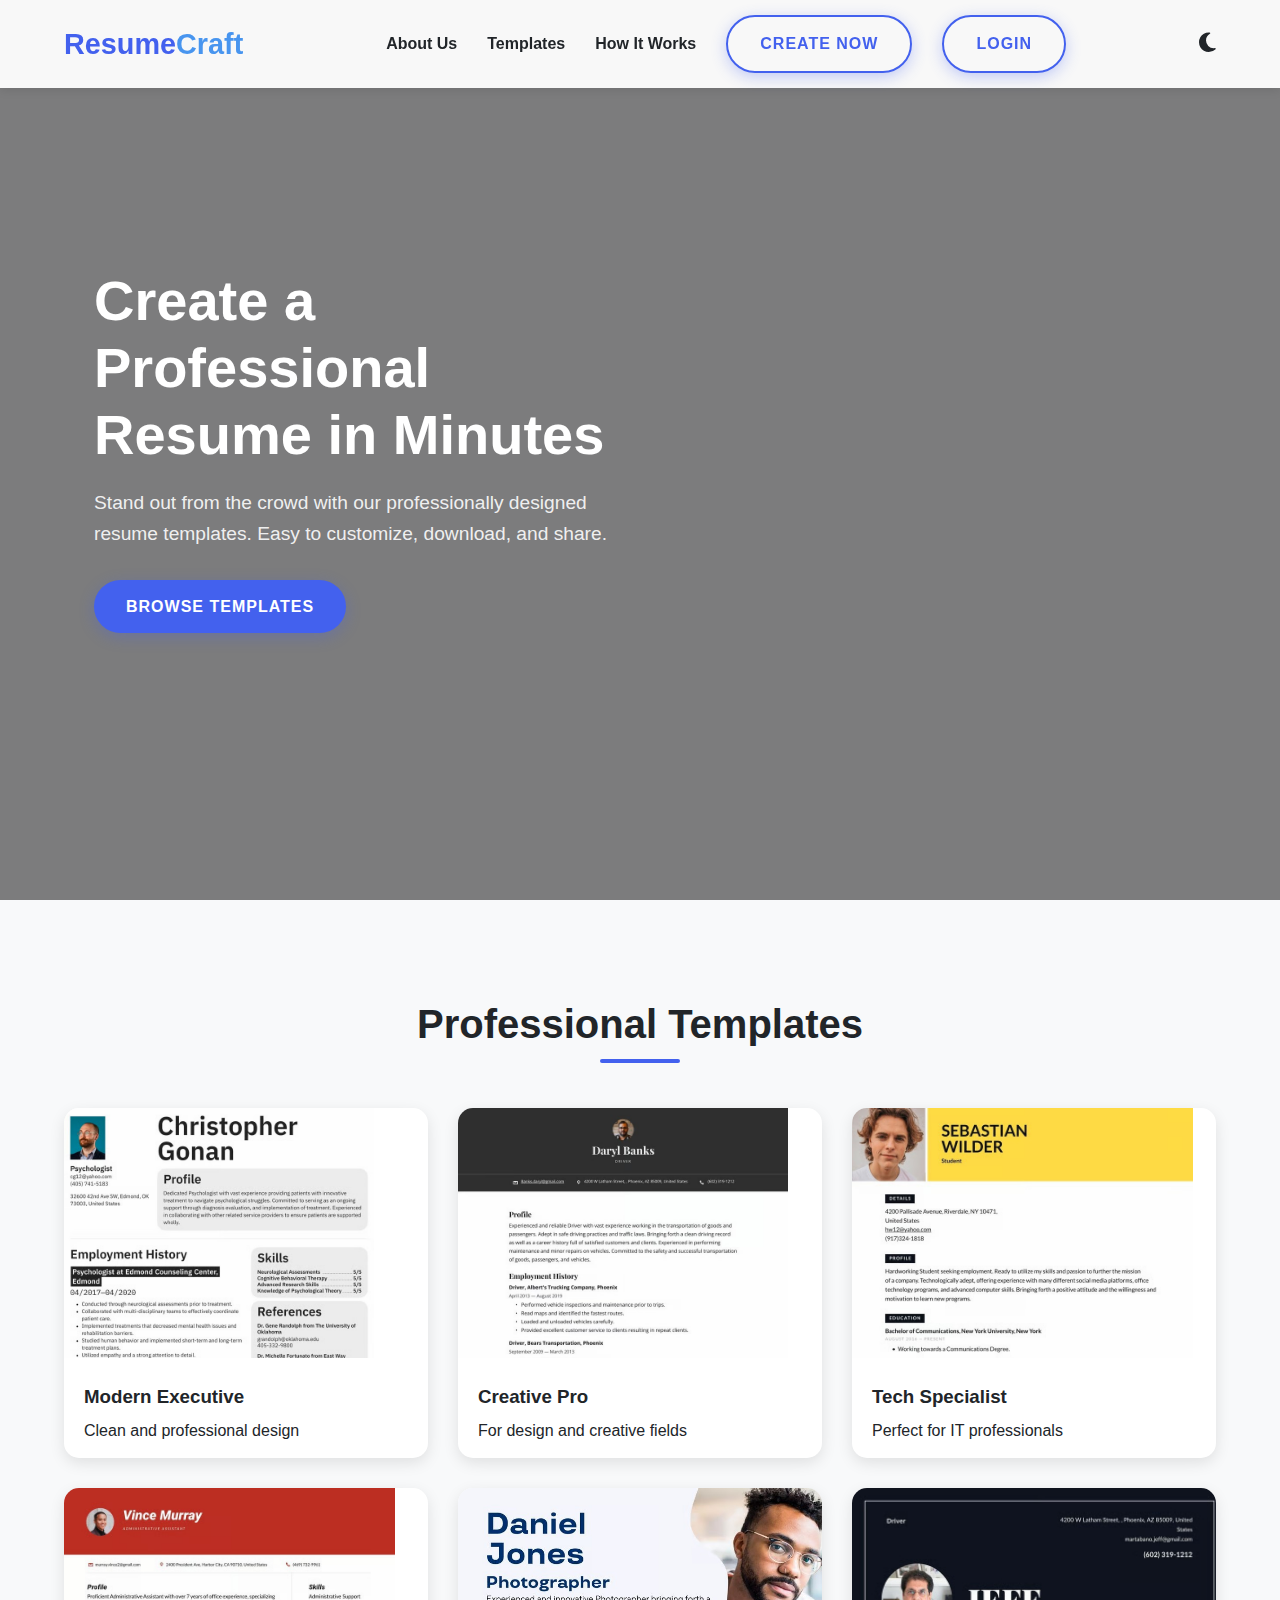
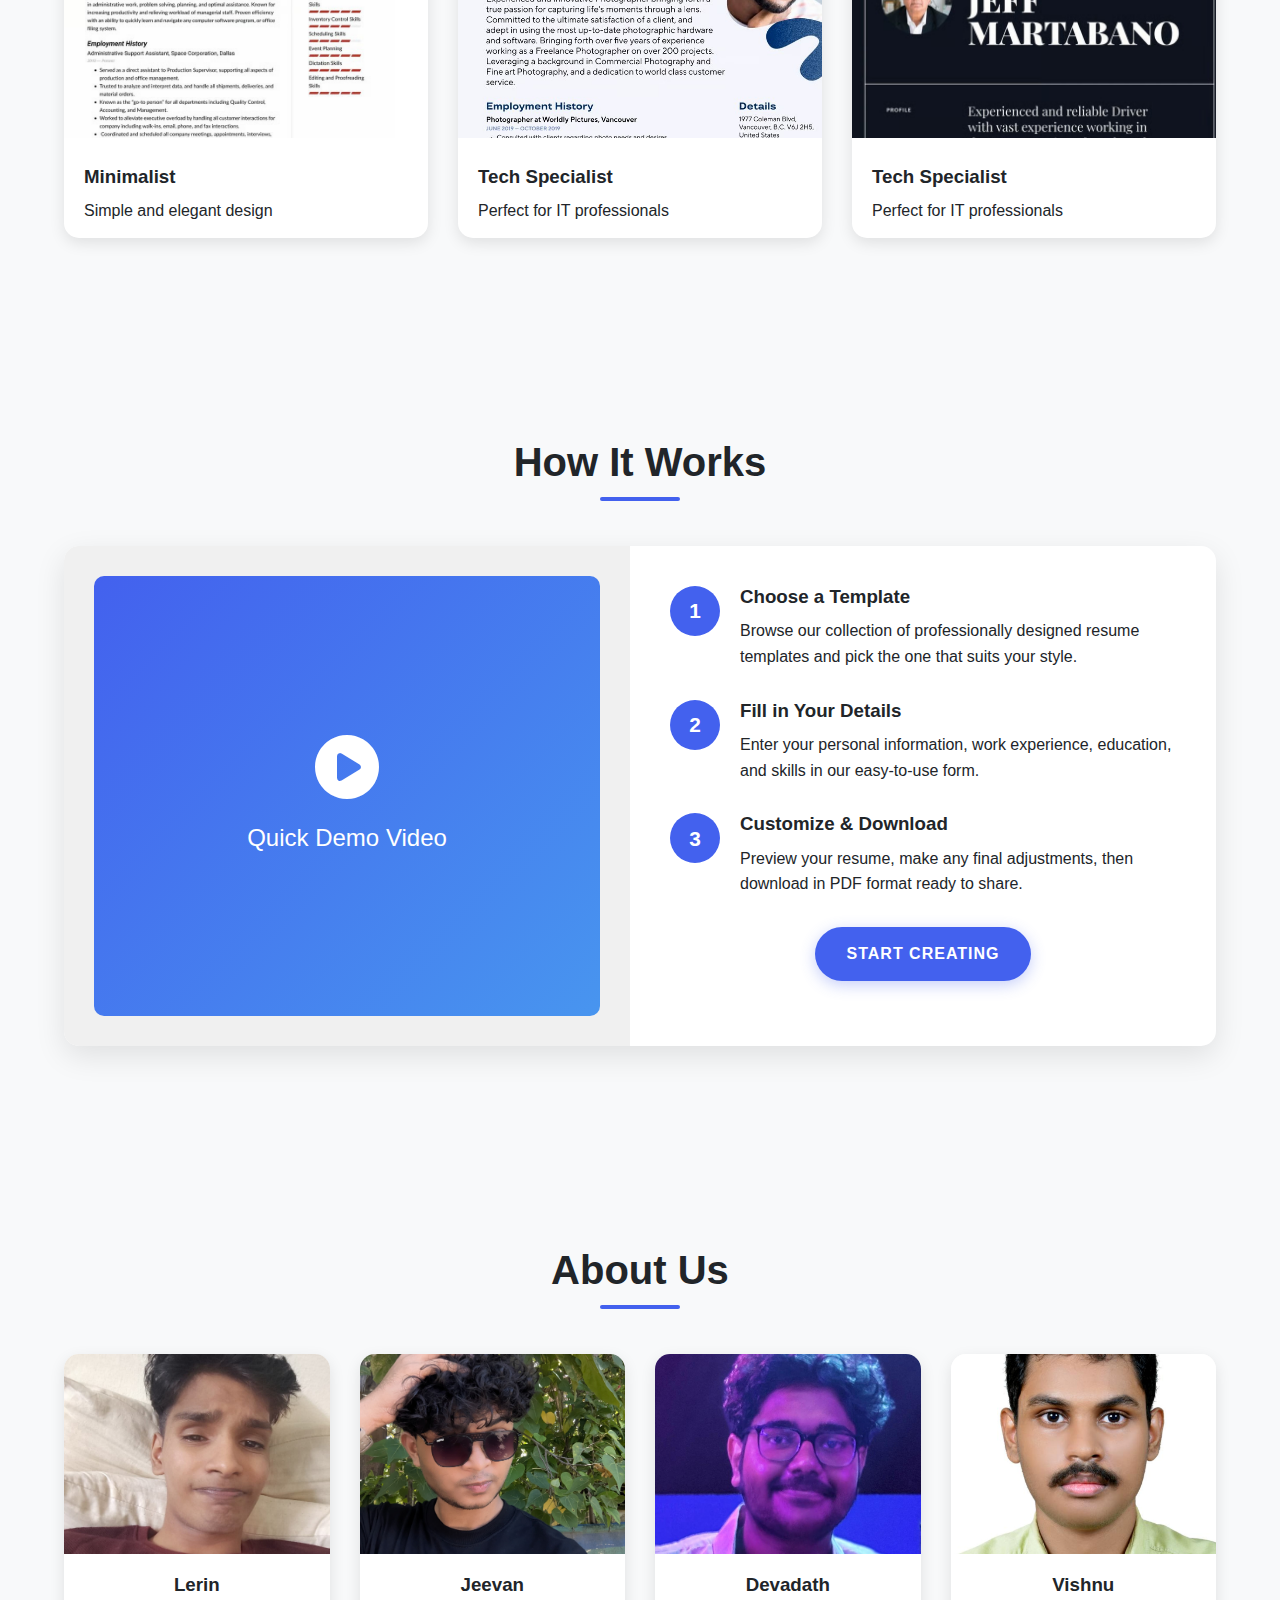
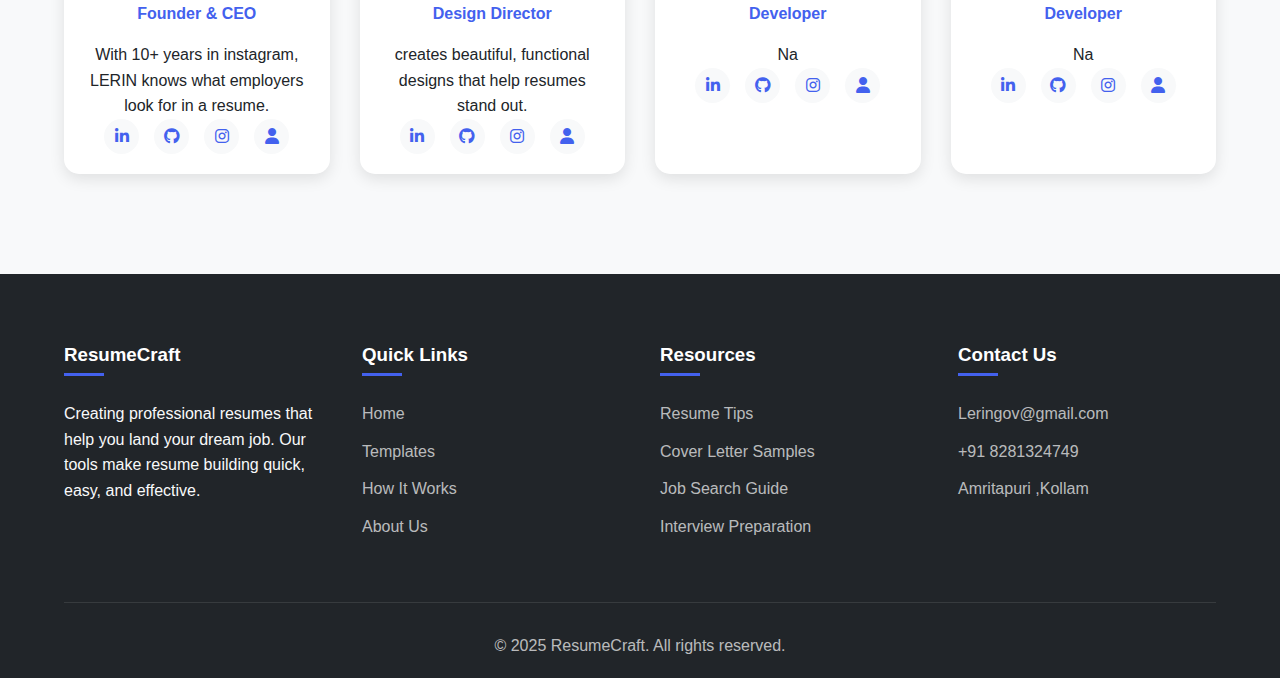
<file: index.html>
<!DOCTYPE html>
<html lang="en">
<head>
    <meta charset="UTF-8">
    <meta name="viewport" content="width=device-width, initial-scale=1.0">
    <title>ResumeCraft | Professional Resume Generator</title>
    <link rel="stylesheet" href="https://cdnjs.cloudflare.com/ajax/libs/font-awesome/6.4.0/css/all.min.css">
    <link rel="stylesheet" href="css/style.css">

   
</head>
<body>
    <!-- Header -->
    <header>
        <div class="container header-container">
            <a href="#home" class="logo">Resume<span>Craft</span></a>  
           <nav>
 <ul id="navMenu">
        <li class="center-item"><a href="#about">About Us</a></li>
        <li class="center-item"><a href="#templates">Templates</a></li>
        <li class="center-item"><a href="#how-it-works">How It Works</a></li>
        <li><a href="#" class="btn btn-outline" id="createResumeBtn">Create Now</a></li>
        <li><a href="Login/login.html" target="_blank" class="btn btn-outline" id="loginbutton">Login</a></li>
    </ul>
</nav>

            
            <button class="theme-toggle" id="themeToggle">
                <i class="fas fa-moon"></i>
            </button>
            <button class="mobile-toggle" id="mobileToggle">
                <i class="fas fa-bars"></i>
            </button>
        </div>
    </header>

    <!-- Hero Section -->
    <section class="hero" id ="home">
        <video class="video-bg" autoplay muted loop>
        <source src="https://videos.pexels.com/video-files/5971450/5971450-sd_960_506_25fps.mp4" type="video/mp4">
          <!---  <source src="https://videocdn.cdnpk.net/videos/55174642-aa36-424c-a467-4ce082ed8aa1/horizontal/previews/clear/large.mp4?token=exp=1748981970~hmac=2a5ff92fc33e4e8706b6bf77690d2daace623f6ad892ebc51c55c2253ad77fd3" type="video/mp4"> -->

        </video>
        <div class="overlay"></div>
        <div class="container">
            <div class="hero-content">
                <h1>Create a Professional Resume in Minutes</h1>
                <p>Stand out from the crowd with our professionally designed resume templates. Easy to customize, download, and share.</p>
                <a href="#templates" class="btn">Browse Templates</a>
            </div>
        </div>
    </section>

    <!-- Templates  -->
    <section class="section" id="templates">
        <div class="container">
            <h2 class="section-title">Professional Templates</h2>
            <div class="templates-grid">

                <!-- Temp 1 -->
                <div class="template-card"><img src="Resource/temp1.jpeg" alt="Modern Executive Template Preview" class="template-img">
                    <div class="template-overlay">
                        <button class="btn">Preview Template</button>
                    </div>
                    <div class="template-info">
                        <h3>Modern Executive</h3>
                        <p>Clean and professional design</p>
                    </div>
                </div>

                
                <!-- Temp 2 -->
                                <div class="template-card"><img src="Resource/temp2.jpeg" alt="Modern Executive Template Preview" class="template-img">
                    <div class="template-overlay">
                        <button class="btn">Preview Template</button>
                    </div>
                    <div class="template-info">
                        <h3>Creative Pro</h3>
                        <p>For design and creative fields</p>
                    </div>
                </div>
                
                <!-- Temp 3 -->
                          <div class="template-card"><img src="Resource/temp3.jpeg" alt="Modern Executive Template Preview" class="template-img">
                    <div class="template-overlay">
                        <button class="btn">Preview Template</button>
                    </div>
                    <div class="template-info">
                        <h3>Tech Specialist</h3>
                        <p>Perfect for IT professionals</p>
                    </div>
                </div>
                
                <!-- Temp 4 -->
                            <div class="template-card"><img src="Resource/temp4.jpeg" alt="Modern Executive Template Preview" class="template-img">
                    <div class="template-overlay">
                        <button class="btn">Preview Template</button>
                    </div>
                    <div class="template-info">
                        <h3>Minimalist</h3>
                        <p>Simple and elegant design</p>
                    </div>
                </div>

                 <!-- Temp 5 -->
                                <div class="template-card"><img src="Resource/temp5.jpeg" alt="Modern Executive Template Preview" class="template-img">
                    <div class="template-overlay">
                        <button class="btn">Preview Template</button>
                    </div>
                    <div class="template-info">
                        <h3>Tech Specialist</h3>
                        <p>Perfect for IT professionals</p>
                    </div>
                </div>
                
                <!-- Template 6 -->
                                <div class="template-card"><img src="Resource/temp6.jpeg" alt="Modern Executive Template Preview" class="template-img">
                    <div class="template-overlay">
                        <button class="btn">Preview Template</button>
                    </div>
                    <div class="template-info">
                        <h3>Tech Specialist</h3>
                        <p>Perfect for IT professionals</p>
                    </div>
                </div>
                
            </div>
        </div>

    </section>

   

    <!-- 3 -->
    <section class="section" id="how-it-works">
  <div class="container">
    <h2 class="section-title">How It Works</h2>
    <div class="how-it-works">
      <div class="works-container">
        <div class="works-video">
          <div class="video-placeholder" id="videoPlaceholder" style="cursor: pointer; text-align: center;">
            <div id="playButton">
              <i class="fas fa-play-circle" style="font-size: 4rem; margin-bottom: 20px;"></i>
              <p>Quick Demo Video</p>
            </div>
            <!-- Hidden video element -->
            <video id="demoVideo" width="100%" controls style="display: none;">
              <source src="https://videos.pexels.com/video-files/4549682/4549682-sd_640_360_30fps.mp4" type="video/mp4">
              Your browser does not support the video tag.
            </video>
          </div>
        </div>
        <div class="works-steps">
          <div class="step">
            <div class="step-number">1</div>
            <div class="step-content">
              <h3>Choose a Template</h3>
              <p>Browse our collection of professionally designed resume templates and pick the one that suits your style.</p>
            </div>
          </div>
          <div class="step">
            <div class="step-number">2</div>
            <div class="step-content">
              <h3>Fill in Your Details</h3>
              <p>Enter your personal information, work experience, education, and skills in our easy-to-use form.</p>
            </div>
          </div>
          <div class="step">
            <div class="step-number">3</div>
            <div class="step-content">
              <h3>Customize & Download</h3>
              <p>Preview your resume, make any final adjustments, then download in PDF format ready to share.</p>
            </div>
          </div>
          <div style="text-align: center; margin-top: 30px;">
            <a href="#" class="btn">Start Creating</a>
          </div>
        </div>
      </div>
    </div>
  </div>
</section>


    <!-- 4-->
    <section class="section" id="about">
        <div class="container">
            <h2 class="section-title">About Us</h2>
            <div class="team-grid">
                <!-- Member 1 -->
                <div class="team-member">
                    <div class="member-img">
                        <img src="lerin.jpg" alt="Devadath"  class="profile-img" />
    </div>
                    <div class="member-info">
                        <h3>Lerin</h3>
                        <div class="member-role">Founder & CEO</div>
                        <p>With 10+ years in instagram, LERIN knows what employers look for in a resume.</p>
                        <div class="social-links">
                            
                            <a href="https://www.linkedin.com/in/lerin-liju-39736a334/" target="_blank" 
                            rel="noopener noreferrer"><i class="fab fa-linkedin-in"></i></a>
                            
                            <a href="https://github.com/TheLerin" target="_blank" 
                            rel="noopener noreferrer"><i class="fab fa-github"></i></a>

                            <a href="https://www.instagram.com/lerinzx/" target="_blank" 
                            rel="noopener noreferrer"> <i class="fab fa-instagram"></i></a>

                              <a href="https://www.instagram.com/lerinzx/" target="_blank" 
                            rel="noopener noreferrer"> <i class="fa-solid fa-user"></i></a>
                            
                            
                            

                        </div>
                    </div>
                </div>
                
                <!-- Member 2 -->
                <div class="team-member">
                     <div class="member-img">
        <img src="jeevan.jpg" alt="Jeevan"  class="profile-img" />
                    </div>
                    <div class="member-info">
                        <h3>Jeevan</h3>
                        <div class="member-role">Design Director</div>
                        <p>creates beautiful, functional designs that help resumes stand out.</p>
                        <div class="social-links">
                            <a href="#"><i class="fab fa-linkedin-in"></i></a>
                            
                            <a href="https://github.com/jeevvn" target="_blank" 
                            rel="noopener noreferrer"><i class="fab fa-github"></i></a>

                           <a href="https://www.instagram.com/jeevaaaan_/" target="_blank" 
                            rel="noopener noreferrer"> <i class="fab fa-instagram"></i></a>
                            
                                   <a href="https://www.instagram.com/lerinzx/" target="_blank" 
                            rel="noopener noreferrer"> <i class="fa-solid fa-user"></i></a>

                        </div>
                    </div>
                </div>
                
                <!-- Member 3 -->
                <div class="team-member">
    <div class="member-img">
        <img src="dev.jpg" alt="Devadath"  class="profile-img" />
    </div>
    <div class="member-info">
        <h3>Devadath</h3>
        <div class="member-role">Developer</div>
        <p>Na</p>
        <div class="social-links">
            <a href="#"><i class="fab fa-linkedin-in"></i></a>
                            
                            <a href="https://github.com/devadathkrishna-2006" target="_blank" 
                            rel="noopener noreferrer"><i class="fab fa-github"></i></a>

            <a href="https://www.instagram.com/devadath_krishna/" target="_blank" 
                            rel="noopener noreferrer"> <i class="fab fa-instagram"></i></a>

                            <a href="https://www.instagram.com/lerinzx/" target="_blank" 
                            rel="noopener noreferrer"> <i class="fa-solid fa-user"></i></a>

    </div>
</div>
</div>

                               <!-- Member 4 -->                 
                <div class="team-member">
                    <div class="member-img">
                        <img src="vishnu.png" alt="Devadath"  class="profile-img" />
    </div>
                    <div class="member-info">
                        <h3>Vishnu</h3>
                        <div class="member-role">Developer</div>
                        <p>Na</p>
                        <div class="social-links">
                            <a href="#"><i class="fab fa-linkedin-in"></i></a>

                            <a href="https://github.com/TheLerin" target="_blank" 
                            rel="noopener noreferrer"><i class="fab fa-github"></i></a>

                            <a href="https://www.instagram.com/lerinrl/" target="_blank" 
                            rel="noopener noreferrer"> <i class="fab fa-instagram"></i></a>

                            <a href="https://www.instagram.com/lerinzx/" target="_blank" 
                            rel="noopener noreferrer"> <i class="fa-solid fa-user"></i></a>


                        </div>
                    </div>
                </div>
            
        </div>
    </section>

    <!-- Footer -->
    <footer>
        <div class="container">
            <div class="footer-content">
                <div class="footer-column">
                    <h3>ResumeCraft</h3>
                    <p>Creating professional resumes that help you land your dream job. Our tools make resume building quick, easy, and effective.</p>
                </div>
                <div class="footer-column">
                    <h3>Quick Links</h3>
                    <ul class="footer-links">
                        <li><a href="#home">Home</a></li>
                        <li><a href="#templates">Templates</a></li>
                        <li><a href="#how-it-works">How It Works</a></li>
                        <li><a href="#about">About Us</a></li>
                    </ul>
                </div>
                <div class="footer-column">
                    <h3>Resources</h3>
                    <ul class="footer-links">
                        <li><a href="https://careerservices.fas.harvard.edu/resources/create-a-strong-resume/#resumesample" target="_blank">Resume Tips</a></li>
                        <li><a href="https://careerservices.fas.harvard.edu/resources/create-a-strong-resume/#covertips" target="_blank">Cover Letter Samples</a></li>
                        <li><a href="https://jobsearch.guide/" target="_blank">Job Search Guide</a></li>
                        <li><a href="https://grow.google/certificates/interview-warmup/" target="_blank">Interview Preparation</a></li>
                    </ul>
                </div>
                <div class="footer-column"> 
                    <h3>Contact Us</h3>    
                                              
                    <ul class="footer-links">
                        <li><a href="mailto:Leringov@gmail.com" >Leringov@gmail.com</a></li>
                        <li><a href="tel:+91 8281324749">+91 8281324749</a></li>
                        <li><a href="#">Amritapuri ,Kollam</a></li>
                    </ul>
                </div>
            </div>
            <div class="copyright">
                <p>&copy; 2025 ResumeCraft. All rights reserved.</p>
            </div>
        </div>
    </footer>




  <!--    Ai  Made with Ai-->



<script src="java script/script.js"></script>

    
</body>
</html>
</file>
<file: css/style.css>
:root {
            --primary: #4361ee;
            --secondary: #3f37c9;
            --accent: #4895ef;
            --text: #212529;
            --bg: #f8f9fa;
            --card-bg: #ffffff;
            --header-bg: rgba(255, 255, 255, 0.95);
            --footer-bg: #212529;
            --footer-text: #f8f9fa;
            --shadow: rgba(0, 0, 0, 0.1);
            --transition: all 0.3s ease;
        }

        .dark-mode {
            --primary: #4895ef;
            --secondary: #4361ee;
            --accent: #4cc9f0;
            --text: #f8f9fa;
            --bg: #121212;
            --card-bg: #1e1e1e;
            --header-bg: rgba(30, 30, 30, 0.95);
            --footer-bg: #0a0a0a;
            --footer-text: #e9ecef;
            --shadow: rgba(0, 0, 0, 0.3);
        }

        /* Base */
        * {
            margin: 0;
            padding: 0;
            box-sizing: border-box;
            font-family: 'Segoe UI', Tahoma, Geneva, Verdana, sans-serif;
        }

        body {
            background-color: var(--bg);
            color: var(--text);
            line-height: 1.6;
            overflow-x: hidden;
        }

        h1, h2, h3, h4 {
            font-weight: 700;
            line-height: 1.2;
        }

        a {
            text-decoration: none;
            color: var(--primary);
            transition: var(--transition);
        }

        a:hover {
            color: var(--secondary);
        }

        .container {
            width: 90%;
            max-width: 1200px;
            margin: 0 auto;
        }

        .btn {
            display: inline-block;
            background: var(--primary);
            color: white;
            padding: 14px 32px;
            border-radius: 50px;
            font-weight: 600;
            text-transform: uppercase;
            letter-spacing: 1px;
            transition: var(--transition);
            border: none;
            cursor: pointer;
            font-size: 16px;
            box-shadow: 0 4px 15px rgba(67, 97, 238, 0.3);
        }

        .btn:hover {
            background: var(--secondary);
            transform: translateY(-3px);
            box-shadow: 0 6px 20px rgba(67, 97, 238, 0.4);
        }

        .btn-outline {
            background: transparent;
            border: 2px solid var(--primary);
            color: var(--primary);
        }

        .btn-outline:hover {
            background: var(--primary);
            color: white;
        }

        .section {
            padding: 100px 0;
        }

        .section-title {
            text-align: center;
            margin-bottom: 60px;
            font-size: 2.5rem;
            position: relative;
        }

        .section-title::after {
            content: '';
            position: absolute;
            bottom: -15px;
            left: 50%;
            transform: translateX(-50%);
            width: 80px;
            height: 4px;
            background: var(--primary);
            border-radius: 2px;
        }

        /* Header */
        header {
            position: fixed;
            top: 0;
            left: 0;
            width: 100%;
            background: var(--header-bg);
            box-shadow: 0 2px 10px var(--shadow);
            z-index: 1000;
            padding: 15px 0;
            transition: var(--transition);
        }

        .header-container {
            display: flex;
            justify-content: space-between;
            align-items: center;
        }

        .logo {
            font-size: 1.8rem;
            font-weight: 800;
            color: var(--primary);
        }

        .logo span {
            color: var(--accent);
        }

        nav ul {
            display: flex;
            justify-content: center;
            align-items: center;
            list-style: none;
        }

        nav ul li {
            margin-left: 30px;
            
        }

        nav ul li a {
            font-weight: 600;
            color: var(--text);
            position:relative;
            
        }

        nav ul li a::after {
            content: '';
            position: absolute;
            bottom: -5px;
            left: 0;
            width: 0;
            height: 2px;
            background: var(--primary);
            transition: var(--transition);
        }

        nav ul li a:hover::after {
            width: 100%;
        }

        .theme-toggle {
            background: none;
            border: none;
            font-size: 1.4rem;
            cursor: pointer;
            color: var(--text);
            transition: var(--transition);
            margin-left: 20px;
        }

        .mobile-toggle {
            display: none;
            background: none;
            border: none;
            font-size: 1.5rem;
            cursor: pointer;
            color: var(--text);
        }

        /* Hero*/
        .hero {
            height: 100vh;
            position: relative;
            display: flex;
            align-items: center;
            overflow: hidden;
        }

        .video-bg {
            position: absolute;
            top: 0;
            left: 0;
            width: 100%;
            height: 100%;
            object-fit: cover;
            z-index: -1;
        }

        .overlay {
            position: absolute;
            top: 0;
            left: 0;
            width: 100%;
            height: 100%;
            background: rgba(0, 0, 0, 0.5);
            z-index: -1;
        }

        .hero-content {
            width: 50%;
            padding: 30px;
            z-index: 2;
        }

        .hero h1 {
            font-size: 3.5rem;
            margin-bottom: 20px;
            color: white;
            line-height: 1.2;
        }

        .hero p {
            font-size: 1.2rem;
            margin-bottom: 30px;
            color: rgba(255, 255, 255, 0.9);
            max-width: 600px;
        }

        /* Templates*/
        .templates-grid {
            display: grid;
            grid-template-columns: repeat(auto-fill, minmax(280px, 1fr));
            gap: 30px;
        }

        .template-card {
            background: var(--card-bg);
            border-radius: 15px;
            overflow: hidden;
            box-shadow: 0 5px 15px var(--shadow);
            transition: var(--transition);
            position: relative;
            height: 350px;
        }

        .template-card:hover {
            transform: translateY(-10px);
            box-shadow: 0 15px 30px var(--shadow);
        }

        .template-img {
            height: 250px;
            background-size: cover;
            background-position: center;
            position: relative;
            overflow: hidden;
        }

        .template-overlay {
            position: absolute;
            top: 0;
            left: 0;
            width: 100%;
            height: 100%;
            background: rgba(0, 0, 0, 0.7);
            backdrop-filter: blur(5px);
            display: flex;
            justify-content: center;
            align-items: center;
            opacity: 0;
            transition: var(--transition);
        }

        .template-card:hover .template-overlay {
            opacity: 1;
        }

        .template-info {
            padding: 20px;
        }

        .template-info h3 {
            margin-bottom: 10px;
        }

        /* 3*/
        .how-it-works {
            background: var(--card-bg);
            border-radius: 15px;
            overflow: hidden;
            box-shadow: 0 10px 30px var(--shadow);
        }

        .works-container {
            display: flex;
            min-height: 500px;
        }

        .works-video, .works-steps {
            flex: 1;
        }

        .works-video {
            display: flex;
            justify-content: center;
            align-items: center;
            background: #f0f0f0;
            padding: 30px;
        }

        .video-placeholder {
            width: 100%;
            height: 100%;
            background: linear-gradient(135deg, var(--primary), var(--accent));
            border-radius: 10px;
            display: flex;
            justify-content: center;
            align-items: center;
            color: white;
            font-size: 1.5rem;
            text-align: center;
        }

        .works-steps {
            padding: 40px;
        }

        .step {
            display: flex;
            margin-bottom: 30px;
        }
         
    

        .step-number {
            min-width: 50px;
            height: 50px;
            background: var(--primary);
            color: white;
            border-radius: 50%;
            display: flex;
            justify-content: center;
            align-items: center;
            font-size: 1.3rem;
            font-weight: 700;
            margin-right: 20px;
        }

        .step-content h3 {
            margin-bottom: 10px;
        }

        /* About (3)*/
        .team-grid {
            display: grid;
            grid-template-columns: repeat(auto-fill, minmax(250px, 1fr));
            gap: 30px;
        }

        .team-member {
            background: var(--card-bg);
            border-radius: 15px;
            overflow: hidden;
            box-shadow: 0 5px 15px var(--shadow);
            text-align: center;
            transition: var(--transition);
        }

        .team-member:hover {
            transform: translateY(-10px);
        }

  .member-img {
    width: 100%;
    height: 200px; 
    overflow: hidden;
    border-top-left-radius: 10px;
    border-top-right-radius: 10px;
}

.profile-img {
    width: 100%;
    height: 100%;
    object-fit:cover;
    display: block;
}


        .member-info {
            padding: 20px;
        }

        .member-info h3 {
            margin-bottom: 5px;
        }

        .member-role {
            color: var(--primary);
            font-weight: 600;
            margin-bottom: 15px;
        }

        .social-links {
            display: flex;
            justify-content: center;
            gap: 15px;
        }

        .social-links a {
            width: 35px;
            height: 35px;
            border-radius: 50%;
            background: var(--bg);
            display: flex;
            justify-content: center;
            align-items: center;
            transition: var(--transition);
        }

        .social-links a:hover {
            background: var(--primary);
            color: white;
            transform: translateY(-3px);
        }

        /* Footer */
        footer {
            background: var(--footer-bg);
            color: var(--footer-text);
            padding: 70px 0 20px;
        }

        .footer-content {
            display: grid;
            grid-template-columns: repeat(auto-fit, minmax(250px, 1fr));
            gap: 40px;
            margin-bottom: 50px;
        }

        .footer-column h3 {
            color: white;
            margin-bottom: 25px;
            position: relative;
            padding-bottom: 10px;
        }

        .footer-column h3::after {
            content: '';
            position: absolute;
            bottom: 0;
            left: 0;
            width: 40px;
            height: 3px;
            background: var(--primary);
        }

        .footer-links {
            list-style: none;
        }

        .footer-links li {
            margin-bottom: 12px;
        }

        .footer-links a {
            color: rgba(255, 255, 255, 0.7);
            transition: var(--transition);
        }

        .footer-links a:hover {
            color: white;
            padding-left: 5px;
        }

        .copyright {
            text-align: center;
            padding-top: 30px;
            border-top: 1px solid rgba(255, 255, 255, 0.1);
            color: rgba(255, 255, 255, 0.7);
        }

        /* responsive stuffs */
        @media (max-width: 992px) {
            .hero-content {
                width: 70%;
            }
            
            .hero h1 {
                font-size: 3rem;
            }
            
            .works-container {
                flex-direction: column;
            }
        }

        @media (max-width: 768px) {
            nav ul {
                display: none;
                position: absolute;
                top: 70px;
                left: 0;
                width: 100%;
                background: var(--header-bg);
                flex-direction: column;
                padding: 20px 0;
                box-shadow: 0 5px 10px var(--shadow);
            }
            
            nav ul.show {
                display: flex;
            }
            
            nav ul li {
                margin: 10px 20px;
            }
            
            .mobile-toggle {
                display: block;
            }
            
            .hero-content {
                width: 90%;
                text-align: center;
            }
            
            .hero h1 {
                font-size: 2.5rem;
            }
            
            .section {
                padding: 70px 0;
            }
            
            .section-title {
                font-size: 2rem;
            }
        }

        @media (max-width: 576px) {
            .hero h1 {
                font-size: 2rem;
            }
            
            .hero p {
                font-size: 1rem;
            }
            
            .section-title {
                font-size: 1.8rem;
            }
            
            .btn {
                padding: 12px 25px;
                font-size: 14px;
            }
        }   

html {
  scroll-behavior: smooth;
}
</file>
